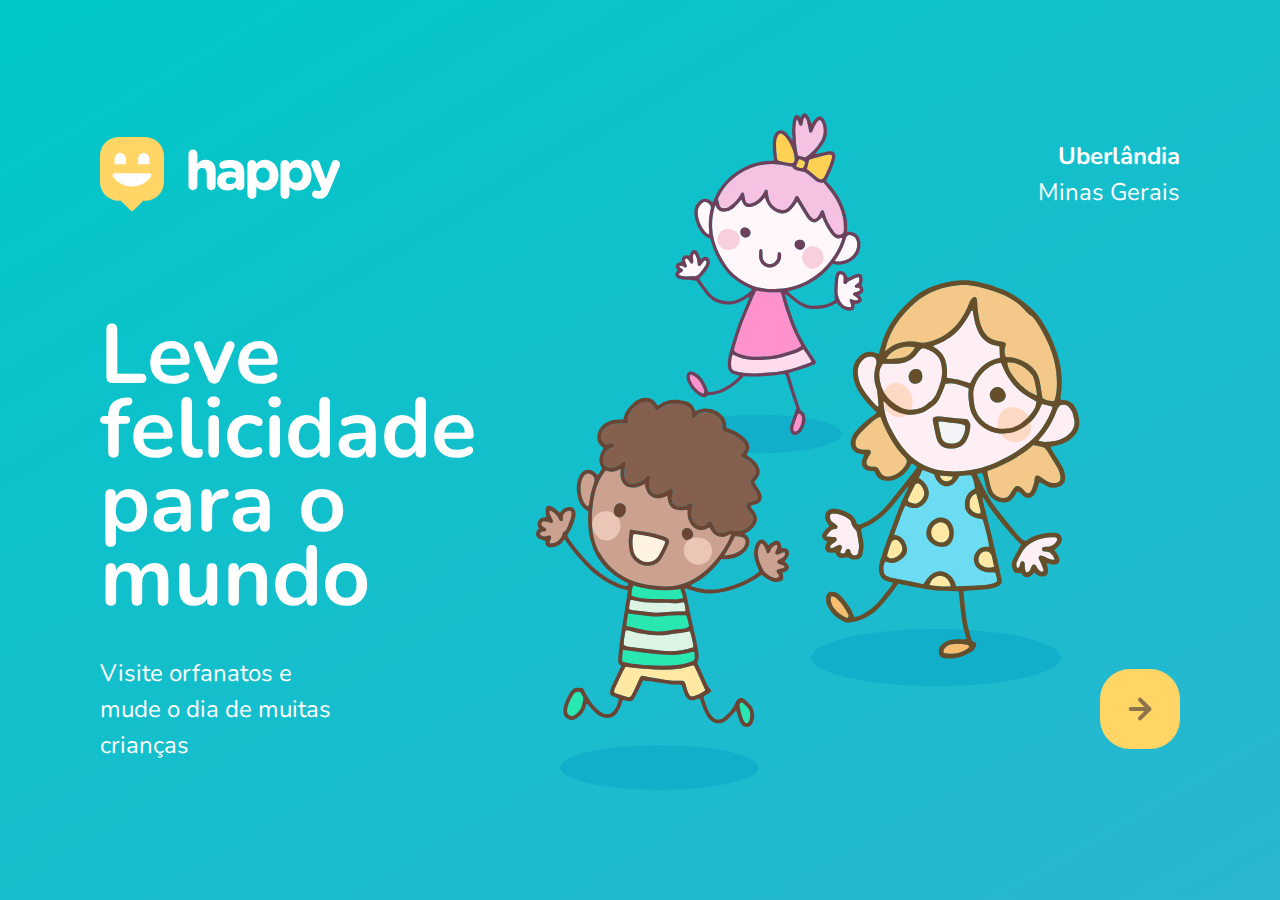
<file: index.html>
<!DOCTYPE html>
<html lang="pt_BR">

<head>
    <meta charset="UTF-8" />
    <meta name="viewport" content="width=device-width, initial-scale=1.0" />
    <title>Happy</title>
    <!-- Icone que parece na aba do site -->
    <link rel="icon" href="./public/images/logo-icon.png" />
    <!-- Fonte Nunito -->
    <link href="https://fonts.googleapis.com/css2?family=Nunito:wght@400;600;800&display=swap" rel="stylesheet">
    <!-- CSS -->
    <link rel="stylesheet" href="./public/css/main.css">
    <link rel="stylesheet" href="./public/css/animations.css">
    <link rel="stylesheet" href="./public/css/page-landing.css">

</head>

<body>
    <div id="page-landing">
        <div id="container" >
            <header>
                <img 
                class="animate-up"
                id="logo" 
                src="./public/images/logo.svg" 
                alt="Logomarca de Happy" />

                <div class="location animate-up">
                    <strong>Uberlândia</strong>
                    <p>Minas Gerais</p>
                </div>
            </header>

            <main>
                <h1 class="animate-up">Leve felicidade para o mundo</h1>

                <section class="visit">
                    <p class="animate-up">Visite orfanatos e mude o dia de muitas crianças</p>

                    <a class="animate-up" href="orphanages.html" title="Visite orfanatos">
                        <img src="./public/images/arrow.svg" alt="">
                    </a>
                </section>

            </main>
        </div>
    </div>
</body>

</html>
</file>
<file: public/css/main.css>
* {
    margin: 0;
    padding: 0;
    box-sizing: border-box;
    /* padrão é center-box: que faz com que o width seja calculado por dentro da caixa, ou seja desconsidera o padding
    border-box: faz com que o width seja contado como de bordar a borda 
    verificar o page-orphanages.css*/
}

:root {
    font-size: 62.5%;
    /* por padrão o navegador colocar o font-size do elemento root como 16 pixels, ao colocar ele valendo 62.5% faz ele valer 10 pixels para fins de utilizar o rem nos tamanhos da fontes do resto do documento*/
}

body {
    height: 100vh;
    /* pega 100% do Viewport height (viewport esta no arquivo html <meta name="viewport" content="width=device-width, initial-scale=1.0" />*/
    color: white;
    background-color: #ebf2f5;
}

body, input, button, textarea {
    /*font-weight: 400;
    font-size: 18px;
    line-height: 1;
    font-family: 'Nunito', sans-serif;*/
    font: 400 1.8rem/1 'Nunito', sans-serif;
    /* rem significa  unidade de medida do Root Element por padrão 16px, mas setada por nós, no segmento :root como 10 px, fazendo 1.8 rem valer 18px */
}
</file>
<file: public/css/page-landing.css>
#page-landing {
    background: linear-gradient(329.54deg, #29B6D1 0%, #00C7C7 100%);
    text-align: center;
    min-height: 100vh;

    display: flex;
}

#container {
    margin: auto;
    width: min(90%, 112rem);
    /* 112 rem = 1120px, pois colocamos o em do html/root como 10 px  sendo o normal de 16px, verificar main.css*/
}

.location,
h1,
.visit p {
    height: 16vh;
}

#logo {
    animation-delay: 50ms;
}

.location {
    animation-delay: 100ms;
}

main h1 {
    animation-delay: 150ms;
    font-size: clamp(4rem, 8vw, 8.4rem); 
    /* clamp função de valores clamp ( min, desejado, máximo ) e ele escolhe de acordo com a situação*/
}


.visit p {
    animation-delay: 200ms;
}

.visit a {
    width: 8rem;
    height: 8rem;
    background-color: rgba(255, 214, 102, 1);
    
    border: none;
    border-radius: 3rem;

    display: flex;
    align-items: center; /* alinha o elemento no eixo Y colocando x=0*/
    justify-content: center; /* alinha o elemento no eixo X colocando y=0*/
    margin: auto;

    transition: background .2s;
    animation-delay: 250ms;
}

.visit a:hover {
    background-color: #96feff;
}

/* Versão para Desktop */
@media (min-width: 760px) {
    #container {
        /* shorthand 
        background:         Imagem          Repedição        position/size              */
        background: url("../images/bg.svg") no-repeat    80%/clamp(30rem, 54vw, 56rem);

        /* Resolvendo problema de corte da imagem de fundo, com aumento do espaçamento interno/padding */
        padding: 5rem 2rem;
    }

    header {
        display: flex;
        align-items: center;
        justify-content: space-between;
    }

    .location, h1, .visit p {
        height: initial;
        text-align: initial;
    }

    .location {
        text-align: right;
        font-size: 2.4rem;
        line-height: 1.5;
    }

    main h1 { 
        font-weight: bold;
        line-height: .88;

        margin: clamp(10% , 9vh , 12%) 0 4rem;


        width: min(300px, 80%);
    }

    .visit {
        display: flex;
        align-items: center;
        justify-content: space-between;
    }

    .visit p {
        font-size: 2.4rem;
        line-height: 1.5;
                
        width: clamp(20rem, 20vw, 30rem);
    }

    .visit a {
        margin: initial;
    }


}
</file>
<file: public/css/animations.css>
@keyframes up {
    from {
        opacity: 0;
        transform: translateY(16px);
    }

    to {
        opacity: 1;
        transform: translateY(0);
    }
}

.animate-up {
    animation-name: up;
    animation-duration: 300ms;
    animation-fill-mode: backwards;
}

@keyframes right {
    from {
        transform: translateX(-100%);
    }

    to {
        transform: translateX(0);
    }
}

.animate-right {
    animation-name: right;
    animation-duration: 300ms;

}

@keyframes appear {
    from {
        opacity: 0;
    }
    
    to {
        opacity: 1;
    }
}

.animate-appear {
    animation-name: appear;
    animation-duration: 300ms;
    animation-fill-mode: backwards;
}
</file>
